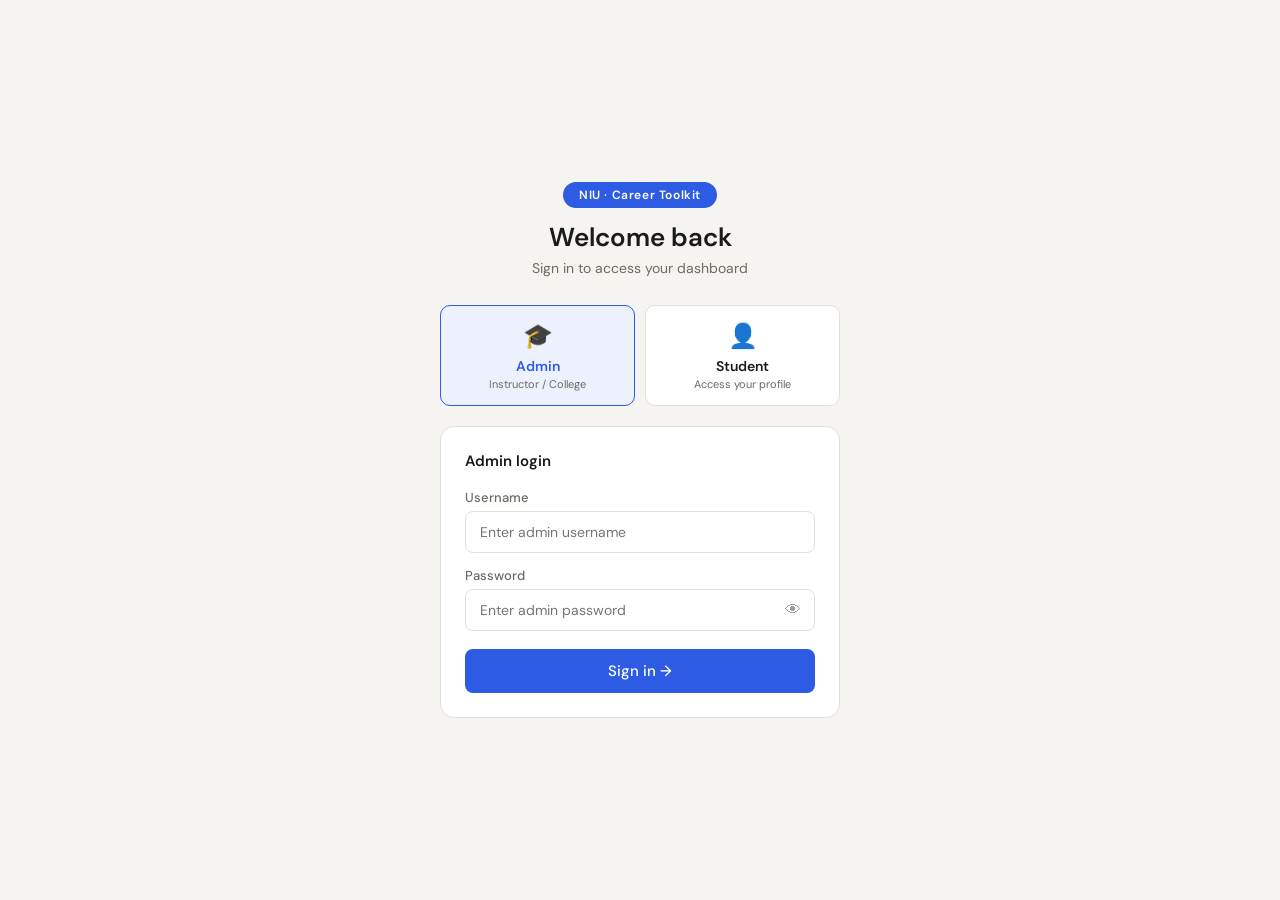
<file: index.html>
<!DOCTYPE html>
<html lang="en">
<head>
  <meta charset="UTF-8">
  <meta http-equiv="refresh" content="0; url=login.html">
  <title>Redirecting...</title>
  <style>body{font-family:Arial,sans-serif;text-align:center;padding:40px;} a{color:#2d5be3;}</style>
</head>
<body>
  <h1>Redirecting to login...</h1>
  <p>If you are not redirected automatically, <a href="login.html">click here to go to login</a>.</p>
</body>
</html>
</file>
<file: style.css>
@import url('https://fonts.googleapis.com/css2?family=DM+Sans:wght@300;400;500;600&family=DM+Mono:wght@400;500&display=swap');

*, *::before, *::after { box-sizing: border-box; margin: 0; padding: 0; }

:root {
  --bg: #f5f4f0;
  --surface: #ffffff;
  --surface2: #f0efe9;
  --border: #e2e0d8;
  --text: #1a1a18;
  --muted: #6b6a64;
  --hint: #9e9d96;
  --accent: #2d5be3;
  --accent-bg: #edf1fd;
  --accent-muted: #6b8ef0;
  --success: #1a7f5a;
  --success-bg: #e6f5ef;
  --warn: #b45309;
  --warn-bg: #fef3e2;
  --danger: #c0392b;
  --danger-bg: #fdecea;
  --radius: 12px;
  --radius-sm: 8px;
  --shadow: 0 1px 4px rgba(0,0,0,0.06), 0 0 0 0.5px rgba(0,0,0,0.07);
  --font: 'DM Sans', sans-serif;
  --mono: 'DM Mono', monospace;
}

body { font-family: var(--font); background: var(--bg); color: var(--text); font-size: 15px; line-height: 1.6; min-height: 100vh; }

a { color: var(--accent); text-decoration: none; }
a:hover { text-decoration: underline; }

h1 { font-size: 22px; font-weight: 600; }
h2 { font-size: 18px; font-weight: 600; }
h3 { font-size: 15px; font-weight: 600; }

/* Layout */
.app-shell { display: grid; grid-template-columns: 220px 1fr; min-height: 100vh; }
.sidebar { background: var(--surface); border-right: 1px solid var(--border); padding: 24px 16px; display: flex; flex-direction: column; gap: 4px; position: sticky; top: 0; height: 100vh; overflow-y: auto; }
.main { padding: 32px 36px; max-width: 820px; }

/* Sidebar */
.sidebar-logo { font-size: 14px; font-weight: 600; color: var(--text); padding: 0 8px 20px; border-bottom: 1px solid var(--border); margin-bottom: 12px; letter-spacing: -0.01em; }
.sidebar-logo span { color: var(--accent); }
.nav-item { display: flex; align-items: center; gap: 10px; padding: 9px 10px; border-radius: var(--radius-sm); font-size: 14px; color: var(--muted); cursor: pointer; transition: all 0.12s; text-decoration: none; }
.nav-item:hover { background: var(--surface2); color: var(--text); text-decoration: none; }
.nav-item.active { background: var(--accent-bg); color: var(--accent); font-weight: 500; }
.nav-icon { font-size: 16px; width: 20px; text-align: center; }
.nav-section { font-size: 11px; text-transform: uppercase; letter-spacing: 0.06em; color: var(--hint); padding: 14px 10px 4px; }
.student-badge { margin-top: auto; padding: 12px; background: var(--surface2); border-radius: var(--radius-sm); }
.student-badge .sname { font-size: 13px; font-weight: 500; }
.student-badge .scourse { font-size: 12px; color: var(--muted); }

/* Cards */
.card { background: var(--surface); border: 1px solid var(--border); border-radius: var(--radius); padding: 20px 24px; }
.card + .card { margin-top: 12px; }
.card-sm { background: var(--surface); border: 1px solid var(--border); border-radius: var(--radius-sm); padding: 14px 16px; }

/* Page header */
.page-header { margin-bottom: 28px; }
.page-header .label { font-size: 12px; text-transform: uppercase; letter-spacing: 0.06em; color: var(--hint); margin-bottom: 4px; }
.page-title { font-size: 22px; font-weight: 600; }
.page-sub { font-size: 14px; color: var(--muted); margin-top: 4px; }

/* Stat grid */
.stat-grid { display: grid; grid-template-columns: repeat(3, 1fr); gap: 12px; margin-bottom: 20px; }
.stat-card { background: var(--surface); border: 1px solid var(--border); border-radius: var(--radius-sm); padding: 14px 16px; }
.stat-label { font-size: 12px; color: var(--muted); margin-bottom: 4px; }
.stat-value { font-size: 22px; font-weight: 600; }
.stat-sub { font-size: 12px; color: var(--hint); margin-top: 2px; }

/* Avatar */
.avatar { width: 36px; height: 36px; border-radius: 50%; display: flex; align-items: center; justify-content: center; font-size: 13px; font-weight: 600; flex-shrink: 0; }
.avatar-lg { width: 48px; height: 48px; font-size: 16px; }
.av-blue { background: #dbeafe; color: #1e40af; }
.av-green { background: #dcfce7; color: #15803d; }
.av-amber { background: #fef3c7; color: #92400e; }
.av-rose { background: #ffe4e6; color: #9f1239; }
.av-purple { background: #ede9fe; color: #6d28d9; }
.av-teal { background: #ccfbf1; color: #0f766e; }
.av-orange { background: #ffedd5; color: #c2410c; }
.av-pink { background: #fce7f3; color: #9d174d; }
.av-indigo { background: #e0e7ff; color: #3730a3; }
.av-gray { background: #f1f5f9; color: #475569; }

/* Badges */
.badge { display: inline-block; font-size: 11px; font-weight: 500; padding: 3px 9px; border-radius: 20px; }
.badge-blue { background: var(--accent-bg); color: var(--accent); }
.badge-green { background: var(--success-bg); color: var(--success); }
.badge-warn { background: var(--warn-bg); color: var(--warn); }
.badge-red { background: var(--danger-bg); color: var(--danger); }
.badge-gray { background: var(--surface2); color: var(--muted); }

/* Buttons */
.btn { display: inline-flex; align-items: center; gap: 6px; padding: 9px 18px; border-radius: var(--radius-sm); font-family: var(--font); font-size: 14px; font-weight: 500; cursor: pointer; transition: all 0.12s; border: 1px solid transparent; }
.btn-primary { background: var(--accent); color: #fff; border-color: var(--accent); }
.btn-primary:hover { background: #2449c7; border-color: #2449c7; }
.btn-secondary { background: var(--surface); color: var(--text); border-color: var(--border); }
.btn-secondary:hover { background: var(--surface2); }
.btn-sm { padding: 6px 12px; font-size: 13px; }

/* Form elements */
input, textarea, select { font-family: var(--font); font-size: 14px; color: var(--text); background: var(--surface); border: 1px solid var(--border); border-radius: var(--radius-sm); padding: 9px 12px; width: 100%; transition: border 0.12s; }
input:focus, textarea:focus, select:focus { outline: none; border-color: var(--accent); }
textarea { resize: vertical; min-height: 80px; line-height: 1.5; }
label { font-size: 13px; font-weight: 500; color: var(--muted); display: block; margin-bottom: 5px; }
.form-group { margin-bottom: 16px; }

/* Progress bar */
.progress-bar { height: 6px; background: var(--surface2); border-radius: 3px; overflow: hidden; }
.progress-fill { height: 100%; background: var(--accent); border-radius: 3px; transition: width 0.4s; }
.progress-fill.green { background: var(--success); }
.progress-fill.amber { background: var(--warn); }

/* Goal item */
.goal-item { display: flex; align-items: flex-start; gap: 12px; padding: 12px 0; border-bottom: 1px solid var(--border); }
.goal-item:last-child { border-bottom: none; }
.goal-check { width: 18px; height: 18px; border-radius: 50%; border: 2px solid var(--border); display: flex; align-items: center; justify-content: center; flex-shrink: 0; margin-top: 2px; }
.goal-check.done { background: var(--success); border-color: var(--success); color: #fff; font-size: 10px; }
.goal-check.inprog { border-color: var(--accent); }
.goal-title { font-size: 14px; font-weight: 500; }
.goal-deadline { font-size: 12px; color: var(--hint); margin-top: 2px; }

/* Mood pill */
.mood-row { display: flex; gap: 8px; flex-wrap: wrap; }
.mood-pill { padding: 5px 14px; border-radius: 20px; font-size: 13px; border: 1px solid var(--border); color: var(--muted); cursor: pointer; transition: all 0.1s; background: var(--surface); }
.mood-pill:hover, .mood-pill.sel { background: var(--accent-bg); color: var(--accent); border-color: var(--accent-muted); }

/* Star rating */
.stars { display: flex; gap: 4px; }
.star { font-size: 20px; cursor: pointer; color: var(--border); transition: color 0.1s; }
.star.lit { color: #f59e0b; }

/* Checkin card row */
.checkin-row { display: flex; align-items: center; gap: 12px; padding: 10px 0; border-bottom: 1px solid var(--border); }
.checkin-row:last-child { border-bottom: none; }
.checkin-date { font-size: 12px; color: var(--hint); min-width: 80px; font-family: var(--mono); }

/* Student list */
.student-row { display: flex; align-items: center; gap: 14px; padding: 12px 0; border-bottom: 1px solid var(--border); cursor: pointer; transition: background 0.1s; }
.student-row:last-child { border-bottom: none; }
.student-row:hover { background: var(--surface2); margin: 0 -8px; padding-left: 8px; padding-right: 8px; border-radius: var(--radius-sm); }
.student-info { flex: 1; }
.student-name { font-size: 14px; font-weight: 500; }
.student-meta { font-size: 12px; color: var(--muted); }

/* Tabs */
.tabs { display: flex; gap: 2px; border-bottom: 1px solid var(--border); margin-bottom: 24px; }
.tab { padding: 10px 16px; font-size: 14px; color: var(--muted); cursor: pointer; border-bottom: 2px solid transparent; margin-bottom: -1px; transition: all 0.1s; }
.tab:hover { color: var(--text); }
.tab.active { color: var(--accent); border-bottom-color: var(--accent); font-weight: 500; }

/* Section divider */
.divider { border: none; border-top: 1px solid var(--border); margin: 20px 0; }

/* Toast */
.toast { position: fixed; bottom: 24px; right: 24px; background: var(--text); color: #fff; padding: 10px 18px; border-radius: var(--radius-sm); font-size: 13px; opacity: 0; transform: translateY(10px); transition: all 0.2s; pointer-events: none; z-index: 999; }
.toast.show { opacity: 1; transform: translateY(0); }

/* Responsive tweak */
@media (max-width: 700px) {
  .app-shell { grid-template-columns: 1fr; }
  .sidebar { display: none; }
  .main { padding: 20px 16px; }
  .stat-grid { grid-template-columns: 1fr 1fr; }
}
</file>
